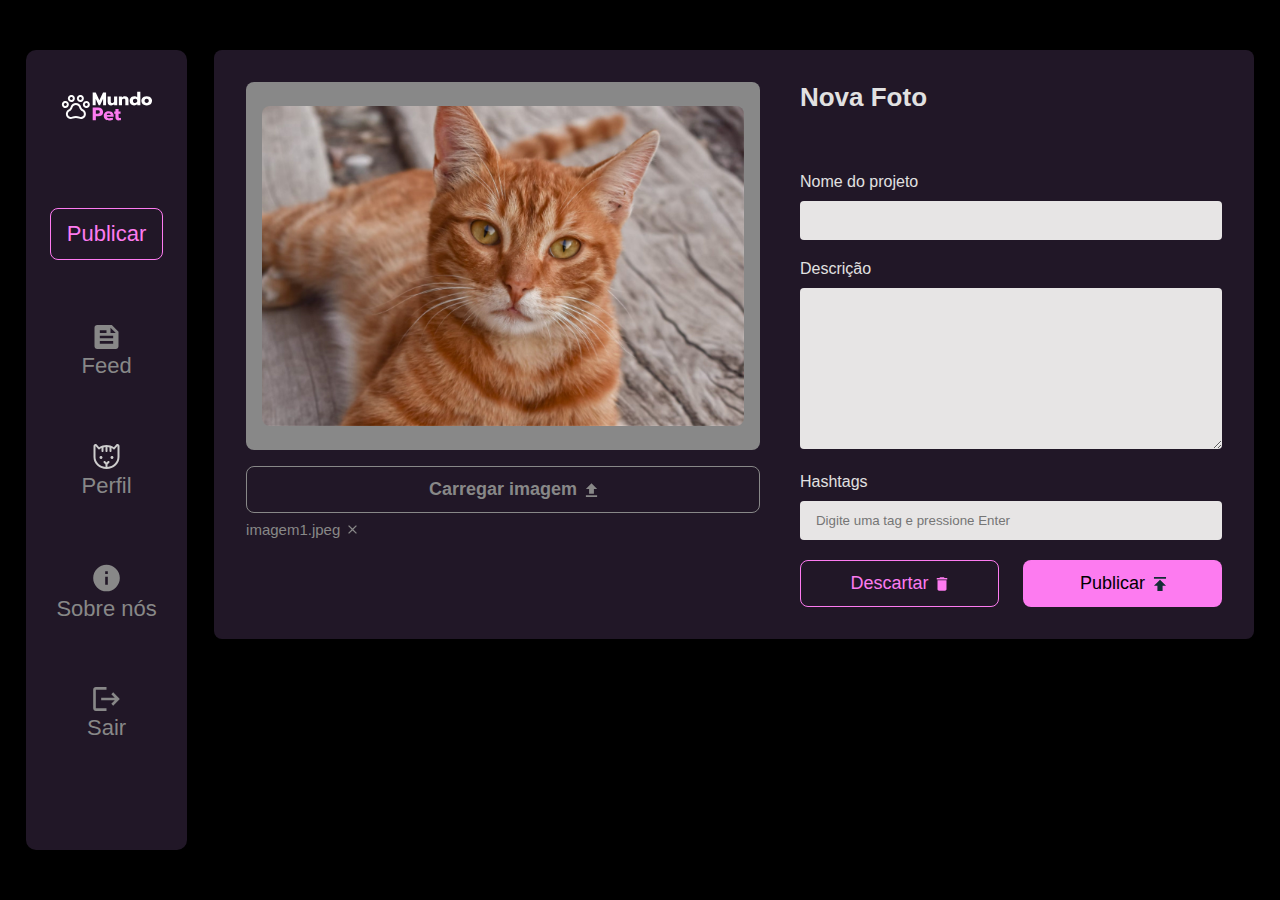
<file: index.html>
<!DOCTYPE html>
<html lang="en">
  <head>
    <meta charset="UTF-8" />
    <meta name="viewport" content="width=device-width, initial-scale=1.0" />
    <title>Mundo Pet</title>
    <link rel="stylesheet" href="style.css" />
  </head>
  <body>
    <aside>
      <img src="./img/logo.svg" alt="Logo mundo pet" />
      <nav>
        <ul class="lista-links">
          <li>
            <a href="" class="link-destaque">Publicar</a>
          </li>
          <li>
            <img src="./img/feed.svg" />
            <a href="">Feed</a>
          </li>
          <li>
            <img src="./img/cat.svg" />
            <a href="login.html">Perfil</a>
          </li>
          <li>
            <img src="./img/info.svg" />
            <a href="">Sobre nós</a>
          </li>
          <li>
            <img src="./img/logout.svg" />
            <a href="">Sair</a>
          </li>
        </ul>
      </nav>
    </aside>

    <main>
      <div class="container-upload-image">
        <div class="container-image">
          <img src="./img/imagem1.jpeg" alt="" class="main-image"/>
        </div>
        <button id="upload-btn">Carregar imagem</button>
        <input
          type="file"
          id="image-upload"
          accept="image/"
          style="display: none"
        />
        <div class="container-imagem-nome">
          <p>imagem1.jpeg</p>
          <img src="./img/close.svg" />
        </div>
      </div>
      <div>
        <div class="container-descricao">
          <h2>Nova Foto</h2>
        </div>

        <form>
          <div>
            <label for="nome">Nome do projeto</label>
            <input type="text" id="nome" name="nome" />
          </div>
          <div>
            <label for="descricao">Descrição</label>
            <textarea type="text" id="descricao" name="descricao"></textarea>
          </div>
          <div>
            <label for="hashtags">Hashtags</label>
            <input type="text" id="input-tags" placeholder="Digite uma tag e pressione Enter"/>
          </div>
          <ul class="lista-tags" id="tag-list">
            
          </ul>
        </form>
        <div class="container-botoes">
            <button class="btn-descartar">Descartar</button>
            <button class="btn-publicar">Publicar</button>
        </div>
      </div>
    </main>

    <script src="script.js"></script>
  </body>
</html>
</file>
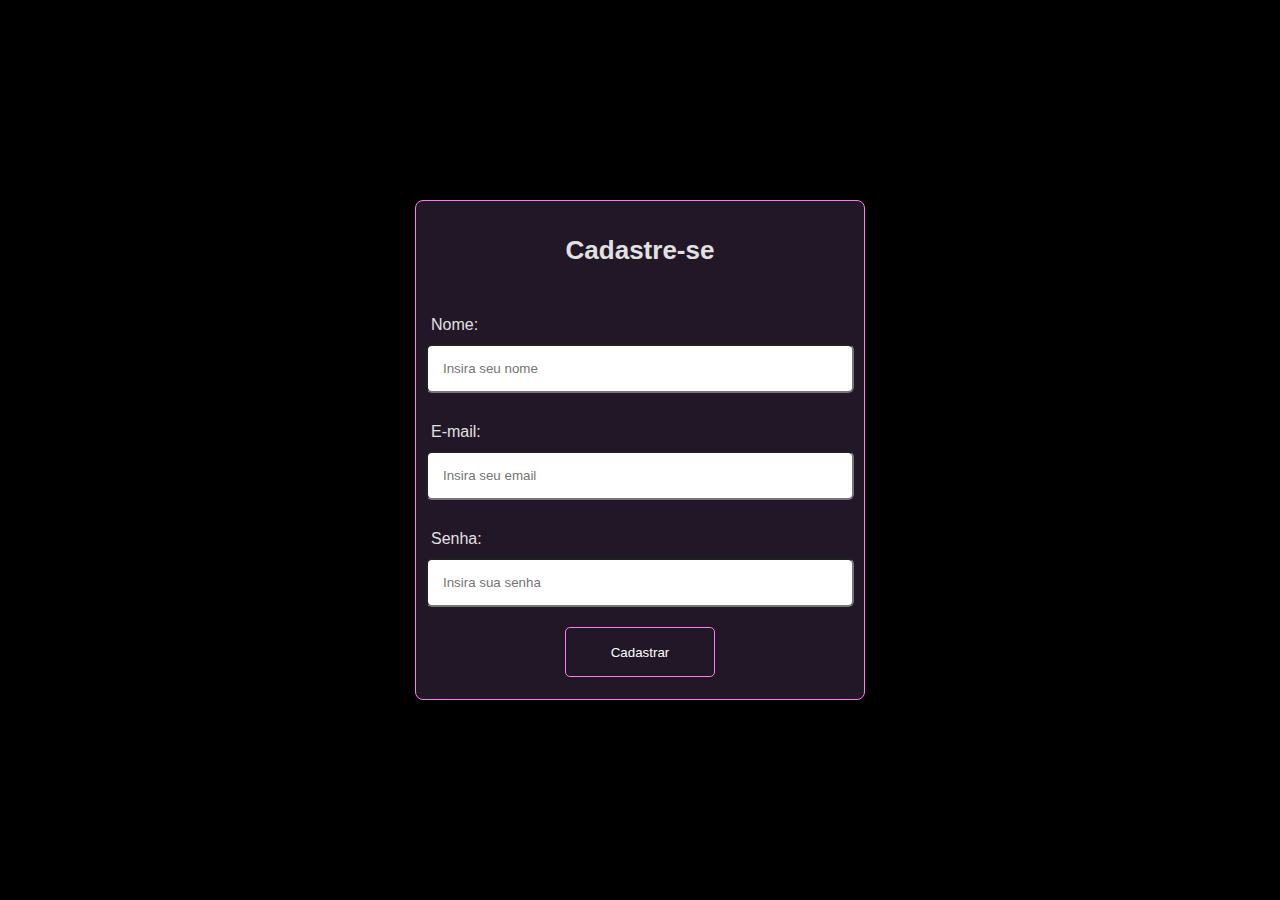
<file: login.html>
<!DOCTYPE html>
<html lang="pt-BR">
<head>
    <meta charset="UTF-8">
    <meta name="viewport" content="width=device-width, initial-scale=1.0">
    <title>Login</title>
    <link rel="stylesheet" href="style.css">
    <link rel="stylesheet" href="login.css">
</head>

<body>
    <article>
        <div class="sign-in">
            <h2>Cadastre-se</h2>
            <form id="form">
                <label for="nome">Nome:</label>
                <input type="text" id="nome" name="nome" placeholder="Insira seu nome">
                <span id="erro-nome" class="erro"></span>
                
                <label for="email">E-mail:</label>
                <input type="email" id="email" name="email" placeholder="Insira seu email">
                <span id="erro-email" class="erro"></span>
                
                <label for="senha">Senha:</label>
                <input type="password" id="senha" name="senha" placeholder="Insira sua senha">
                <span id="erro-senha" class="erro"></span>


                <button type="submit" class="submit-btn">Cadastrar</button>
            </form>
        </div>
    </article>

<script src="login.js"></script>
</body>
</html>
</file>
<file: style.css>
:root {
    --background-color: black;
    --text-color: #E1E1E1;
    --primary-color: #FD7BF0;
    --secondary-color: #888888;
    --tag-color: #E7E5E5;
    --font-family: "Prompt", sans-serif;
    --itens-background: #211727;
}

* {
    box-sizing: border-box;
    margin: 0;
    padding: 0;
}

body {
    background-color: var(--background-color);
    color: var(--text-color);
    font-family: var(--font-family);

    display: flex;
    justify-content: center;
    align-items: start;

    height: 100vh;
    gap: 27px;
    padding: 50px 0;
}

aside {
    background-color: var(--itens-background);
    height: 100%;
    border-radius: 10px;
    padding: 40px 16px;
    text-align: center;
}

.lista-links {
    display: flex;
    flex-direction: column;
    gap: 65px;
    margin-top: 80px;
    align-items: center;
    list-style-type: none;
}

.lista-links a {
    display: flex;
    flex-direction: column;
    gap: 10px;
    align-items: center;
    text-decoration: none;
    color: var(--secondary-color);
    font-size: 22px;
}

.lista-links li:first-of-type a {
    color: var(--primary-color);
}

.link-destaque {
    border: 1px solid var(--primary-color);
    border-radius: 8px;
    padding: 12px 16px;
}

main {
    display: flex;
    background-color: var(--itens-background);
    border-radius: 8px;
    gap: 40px;
    padding: 32px;
}

h2 {
    font-size: 26px;
    margin-bottom: 40px;
    gap: 24px;
}

form {
    display: flex;
    flex-direction: column;
    margin-bottom: 8px;
}

form div label {
    width: 100%;
    font-weight: 400;
    display: block;
    margin: 20px 0 10px 0;
}

form div input, textarea {
    width: 100%;
    padding: 8px 16px;
    background-color: var(--tag-color);
    border: none;
    border-radius: 4px;
    font-family: var(--font-family);
    line-height: 22.5px;
}

form div input {
    height: 39px;
}

textarea {
    height: 161px;
}

.lista-tags li {
    display: flex;
    background-color: var(--tag-color);
    color: var(--background-color);
    gap: 10px;
    padding: 4px 8px;
    border-radius: 4px;
    margin: 25px 0 10px 5px;
}

.lista-tags {
    display: flex;
}

.container-botoes {
    display: flex;
    gap: 24px;
    justify-content: space-between;
    margin-top: 20px;
}

.container-botoes button {
    width: 50%;
    padding: 12px 32px 12px 12px;
    text-align: center;
    border-radius: 8px;
    font-family: var(--font-family);
    font-size: 18px;
    font-weight: 500;
}

.btn-descartar {
    background-color: var(--itens-background);
    color: var(--primary-color);
    border: 1px solid var(--primary-color);
    position: relative;

}

.btn-descartar:hover {
    background-color: var(--primary-color);
    color: var(--itens-background);
}

.btn-descartar::after {
    content: "";
    background-image: url("./img/trash.svg");
    background-size: contain;
    background-repeat: no-repeat;
    width: 15px;
    height: 15px;
    display: inline-block;
    position: absolute;
    top: 50%;
    transform: translateY(-50%);
    margin-left: 8px;
}

.btn-publicar {
    background-color: var(--primary-color);
    color: var(--background-color);
    position: relative;
    border: none;
}

.btn-publicar:hover {
    background-color: var(--itens-background);
    color: var(--primary-color);
    border: 1px solid var(--primary-color);
}

.btn-publicar::after {
    content: "";
    background-image: url(./img/arrow_forward2.svg);
    background-size: contain;
    background-repeat: no-repeat;
    width: 15px;
    height: 15px;
    display: inline-block;
    position: absolute;
    top: 50%;
    transform: translateY(-50%);
    margin-left: 8px;
}

.container-descricao {
    width: 422px;
}

.main-image {
    border-radius: 8px;
    height: 100%;
    object-fit: cover;
}

.container-image {
    height: 368px;
    padding: 24px 16px;
    background-color: var(--secondary-color);
    border-radius: 8px;
}

.container-upload-image button {
    background-color: var(--itens-background);
    color: var(--secondary-color);
    border: 1px solid var(--secondary-color);
    border-radius: 8px;
    width: 100%;
    text-align: center;
    margin: 16px 0 8px 0;
    padding: 12px 16px;
    gap: 8px;
    font-size: 18px;
    font-weight: 600;
    position: relative;
}

.container-upload-image button::after {
    content: "";
    background-image: url("./img/upload.svg");
    background-size: contain;
    background-repeat: no-repeat;
    display: inline-block;
    width: 15px;
    height: 15px;
    position: absolute;
    margin-left: 8px;
    top: 50%;
    transform: translateY(-50%);
}

.container-imagem-nome {
    display: flex;
    gap: 8px;
    color: var(--secondary-color);
    font-size: 15px;
}
</file>
<file: login.css>
body {
    display: flex;
    align-items: center;
}

.sign-in {
    background-color: #211727;
    display: flex;
    flex-direction: column;
    justify-content: center;
    width: 450px;
    height: 500px;
    border: 1px solid #FD7BF0;
    border-radius: 8px;
}

.sign-in h2 {
    display: flex;
    margin-top: 20px;
    align-self: center;
    
}

input {
    padding: 15px;
    margin: 10px;
    border-radius: 6px;
}

label {
    margin: 10px 0 0 15px
}

span {
    color: tomato;
    margin: 0 0 10px 15px
}

.submit-btn {
    display: flex;
    align-self: center;
    justify-content: center;
    align-items: center;
    background-color: #211727;
    border: 1px solid #FD7BF0;
    border-radius: 5px;
    color: white;
    width: 150px;
    height: 50px;
}

.submit-btn:hover {
    background-color: #FD7BF0;
    border: 1px solid #211727;
}
</file>
